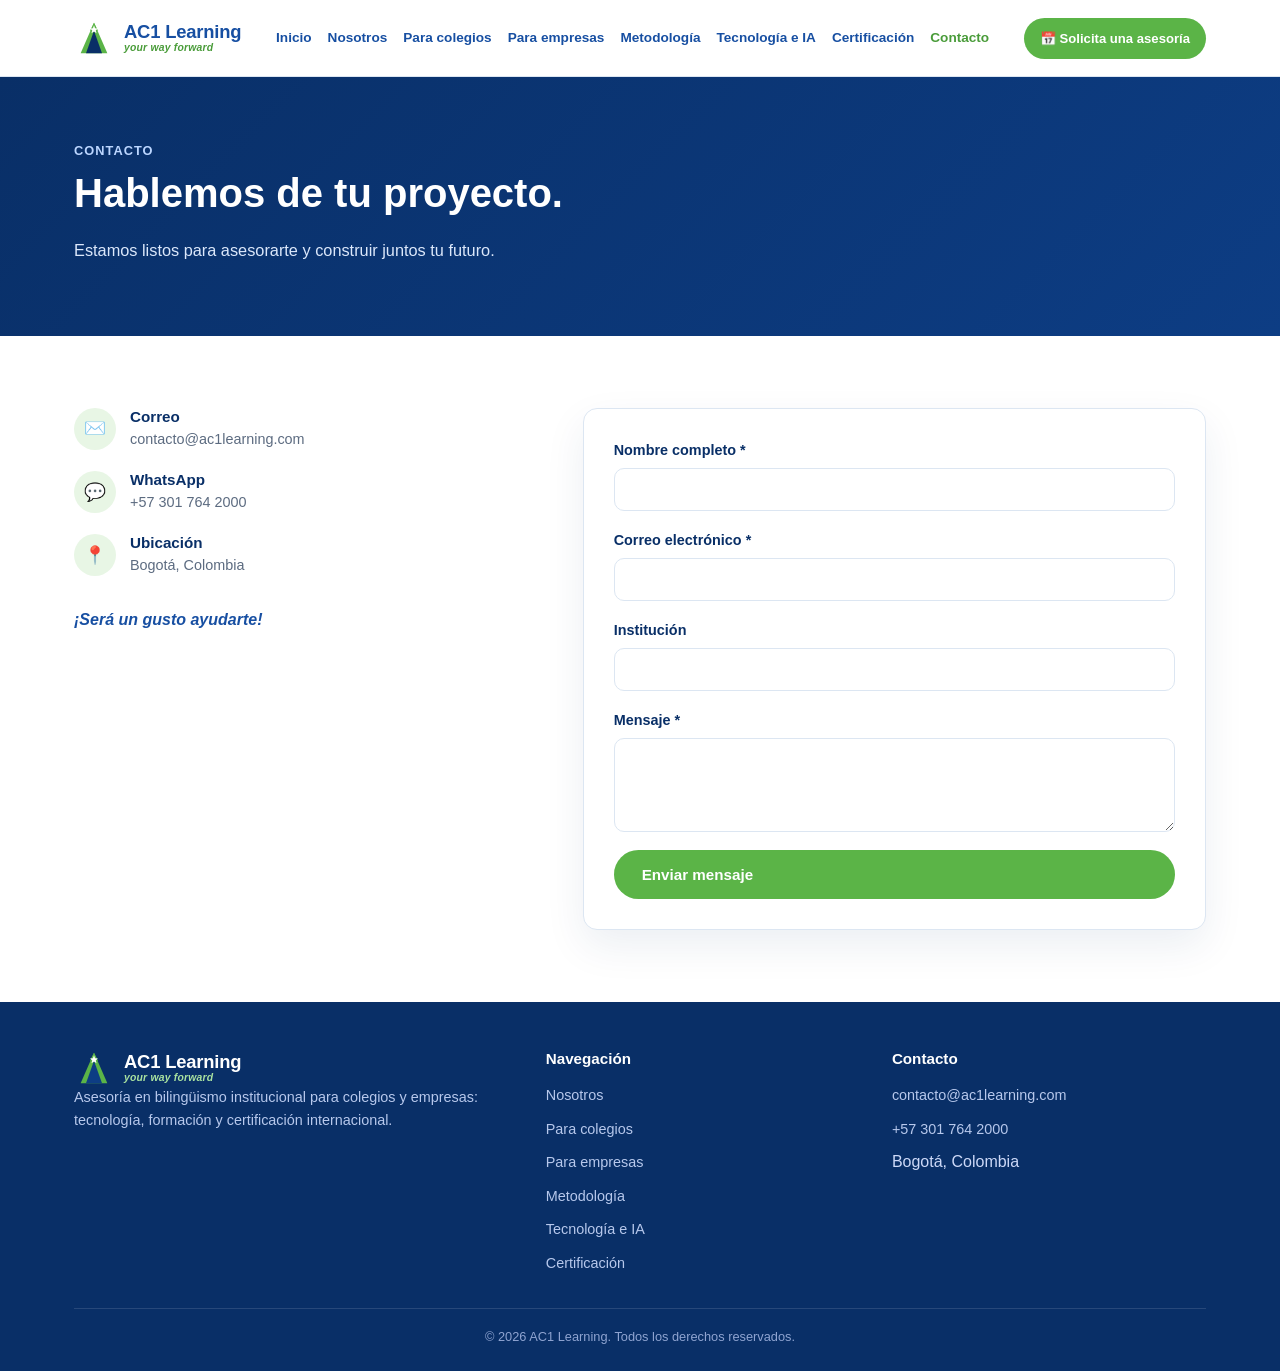
<file: contacto.html>
<!DOCTYPE html>
<html lang="es">
<head>
<meta charset="UTF-8">
<meta name="viewport" content="width=device-width, initial-scale=1.0">
<title>Contacto | AC1 Learning</title>
<meta name="description" content="Hablemos de tu proyecto de bilingüismo institucional. Escríbenos y te contactaremos para agendar una asesoría.">
<link rel="icon" href="data:image/svg+xml,<svg xmlns=%22http://www.w3.org/2000/svg%22 viewBox=%220 0 60 54%22><polygon points=%2230,4 50,50 10,50%22 fill=%22%235bb447%22/><polygon points=%2230,16 42,50 18,50%22 fill=%22%23092F67%22/></svg>">
<link rel="stylesheet" href="style.css">
</head>
<body>

<header class="site-header">
  <div class="container header-inner">
    <a href="index.html" class="brand">
      <svg class="brand-mark" viewBox="0 0 60 54" xmlns="http://www.w3.org/2000/svg">
        <polygon points="30,4 50,50 10,50" fill="#5bb447"/>
        <polygon points="30,16 42,50 18,50" fill="#092F67"/>
        <polygon points="30,4 24,16 36,16" fill="#5bb447"/>
        <polygon points="30,8 31.6,12.2 36,12.6 32.7,15.4 33.7,19.8 30,17.3 26.3,19.8 27.3,15.4 24,12.6 28.4,12.2" fill="#ffffff"/>
      </svg>
      <span class="brand-text">
        <strong>AC1 Learning</strong>
        <small>your way forward</small>
      </span>
    </a>

    <nav class="main-nav" id="main-nav">
      <a href="index.html">Inicio</a>
      <a href="nosotros.html">Nosotros</a>
      <a href="colegios.html">Para colegios</a>
      <a href="empresas.html">Para empresas</a>
      <a href="metodologia.html">Metodología</a>
      <a href="tecnologia.html">Tecnología e IA</a>
      <a href="certificacion.html">Certificación</a>
      <a href="contacto.html" class="active">Contacto</a>
      <a href="contacto.html" class="nav-cta-mobile">Solicita una asesoría</a>
    </nav>

    <div class="header-actions">
      <a href="contacto.html" class="btn-nav-cta">📅 Solicita una asesoría</a>
      <button class="nav-toggle" id="nav-toggle" aria-label="Menú" aria-expanded="false">
        <span></span><span></span><span></span>
      </button>
    </div>
  </div>
</header>

<main>

  <section class="page-hero">
    <div class="container">
      <p class="eyebrow">Contacto</p>
      <h1>Hablemos de tu proyecto.</h1>
      <p class="lead">Estamos listos para asesorarte y construir juntos tu futuro.</p>
    </div>
  </section>

  <section>
    <div class="container contact-grid">
      <div class="contact-info">
        <div class="contact-info-item">
          <span class="icon">✉️</span>
          <div><h4>Correo</h4><p><a href="mailto:contacto@ac1learning.com">contacto@ac1learning.com</a></p></div>
        </div>
        <div class="contact-info-item">
          <span class="icon">💬</span>
          <div><h4>WhatsApp</h4><p><a href="tel:+573017642000">+57 301 764 2000</a></p></div>
        </div>
        <div class="contact-info-item">
          <span class="icon">📍</span>
          <div><h4>Ubicación</h4><p>Bogotá, Colombia</p></div>
        </div>
        <p class="contact-tagline">¡Será un gusto ayudarte!</p>
      </div>

      <form class="contact-form" id="contact-form">
        <label class="full"><span>Nombre completo *</span><input type="text" name="name" required></label>
        <label class="full"><span>Correo electrónico *</span><input type="email" name="email" required></label>
        <label class="full"><span>Institución</span><input type="text" name="org"></label>
        <label class="full"><span>Mensaje *</span><textarea name="message" rows="4" required></textarea></label>
        <button type="submit" class="btn btn-primary">Enviar mensaje</button>
      </form>
    </div>
  </section>

</main>

<footer class="site-footer">
  <div class="container">
    <div class="footer-grid">
      <div class="footer-about">
        <div class="brand">
          <svg class="brand-mark" viewBox="0 0 60 54" xmlns="http://www.w3.org/2000/svg">
            <polygon points="30,4 50,50 10,50" fill="#5bb447"/>
            <polygon points="30,16 42,50 18,50" fill="#0d3d84"/>
            <polygon points="30,4 24,16 36,16" fill="#5bb447"/>
            <polygon points="30,8 31.6,12.2 36,12.6 32.7,15.4 33.7,19.8 30,17.3 26.3,19.8 27.3,15.4 24,12.6 28.4,12.2" fill="#ffffff"/>
          </svg>
          <span class="brand-text">
            <strong>AC1 Learning</strong>
            <small>your way forward</small>
          </span>
        </div>
        <p>Asesoría en bilingüismo institucional para colegios y empresas: tecnología, formación y certificación internacional.</p>
      </div>
      <div class="footer-col">
        <h4>Navegación</h4>
        <ul>
          <li><a href="nosotros.html">Nosotros</a></li>
          <li><a href="colegios.html">Para colegios</a></li>
          <li><a href="empresas.html">Para empresas</a></li>
          <li><a href="metodologia.html">Metodología</a></li>
          <li><a href="tecnologia.html">Tecnología e IA</a></li>
          <li><a href="certificacion.html">Certificación</a></li>
        </ul>
      </div>
      <div class="footer-col">
        <h4>Contacto</h4>
        <ul>
          <li><a href="mailto:contacto@ac1learning.com">contacto@ac1learning.com</a></li>
          <li><a href="tel:+573017642000">+57 301 764 2000</a></li>
          <li>Bogotá, Colombia</li>
        </ul>
      </div>
    </div>
    <div class="footer-bottom">
      &copy; <span data-year></span> AC1 Learning. Todos los derechos reservados.
    </div>
  </div>
</footer>

<script src="script.js"></script>
</body>
</html>
</file>
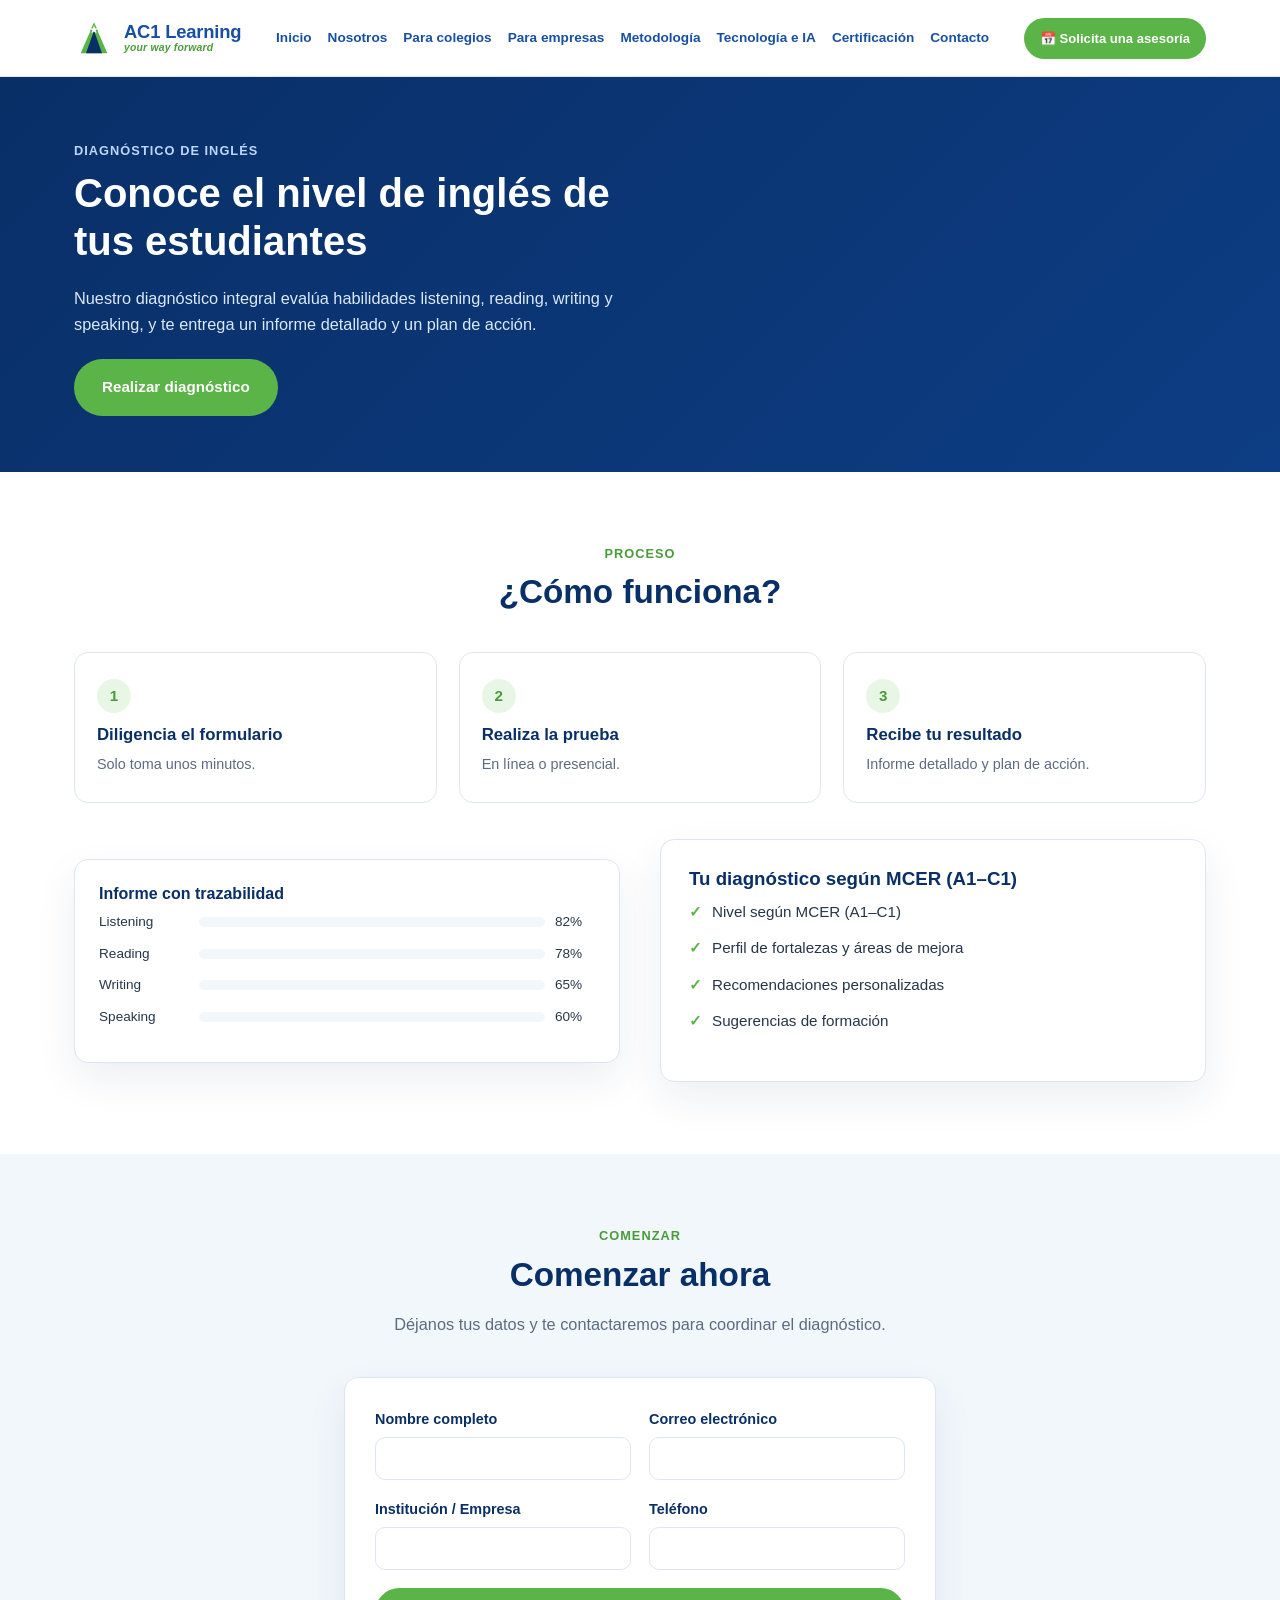
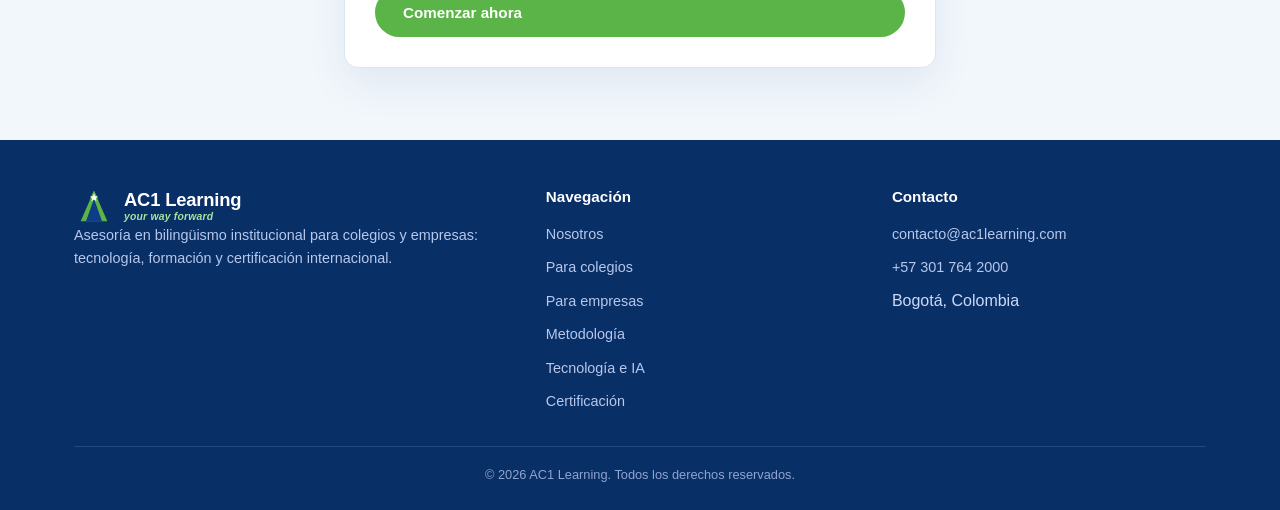
<file: diagnostico.html>
<!DOCTYPE html>
<html lang="es">
<head>
<meta charset="UTF-8">
<meta name="viewport" content="width=device-width, initial-scale=1.0">
<title>Diagnóstico de inglés | AC1 Learning</title>
<meta name="description" content="Conoce el nivel de inglés de tus estudiantes o colaboradores con nuestro diagnóstico integral: listening, reading, writing y speaking.">
<link rel="icon" href="data:image/svg+xml,<svg xmlns=%22http://www.w3.org/2000/svg%22 viewBox=%220 0 60 54%22><polygon points=%2230,4 50,50 10,50%22 fill=%22%235bb447%22/><polygon points=%2230,16 42,50 18,50%22 fill=%22%23092F67%22/></svg>">
<link rel="stylesheet" href="style.css">
</head>
<body>

<header class="site-header">
  <div class="container header-inner">
    <a href="index.html" class="brand">
      <svg class="brand-mark" viewBox="0 0 60 54" xmlns="http://www.w3.org/2000/svg">
        <polygon points="30,4 50,50 10,50" fill="#5bb447"/>
        <polygon points="30,16 42,50 18,50" fill="#092F67"/>
        <polygon points="30,4 24,16 36,16" fill="#5bb447"/>
        <polygon points="30,8 31.6,12.2 36,12.6 32.7,15.4 33.7,19.8 30,17.3 26.3,19.8 27.3,15.4 24,12.6 28.4,12.2" fill="#ffffff"/>
      </svg>
      <span class="brand-text">
        <strong>AC1 Learning</strong>
        <small>your way forward</small>
      </span>
    </a>

    <nav class="main-nav" id="main-nav">
      <a href="index.html">Inicio</a>
      <a href="nosotros.html">Nosotros</a>
      <a href="colegios.html">Para colegios</a>
      <a href="empresas.html">Para empresas</a>
      <a href="metodologia.html">Metodología</a>
      <a href="tecnologia.html">Tecnología e IA</a>
      <a href="certificacion.html">Certificación</a>
      <a href="contacto.html">Contacto</a>
      <a href="contacto.html" class="nav-cta-mobile">Solicita una asesoría</a>
    </nav>

    <div class="header-actions">
      <a href="contacto.html" class="btn-nav-cta">📅 Solicita una asesoría</a>
      <button class="nav-toggle" id="nav-toggle" aria-label="Menú" aria-expanded="false">
        <span></span><span></span><span></span>
      </button>
    </div>
  </div>
</header>

<main>

  <section class="page-hero">
    <div class="container diag-grid" style="align-items:start;">
      <div>
        <p class="eyebrow">Diagnóstico de inglés</p>
        <h1>Conoce el nivel de inglés de tus estudiantes</h1>
        <p class="lead">Nuestro diagnóstico integral evalúa habilidades listening, reading, writing y speaking, y te entrega un informe detallado y un plan de acción.</p>
        <div class="page-hero-actions">
          <a href="#comenzar" class="btn btn-primary">Realizar diagnóstico</a>
        </div>
      </div>
    </div>
  </section>

  <section>
    <div class="container">
      <div class="section-head center">
        <p class="eyebrow">Proceso</p>
        <h2>¿Cómo funciona?</h2>
      </div>
      <div class="steps-row">
        <div class="icon-card">
          <span class="num">1</span>
          <h3>Diligencia el formulario</h3>
          <p>Solo toma unos minutos.</p>
        </div>
        <div class="icon-card">
          <span class="num">2</span>
          <h3>Realiza la prueba</h3>
          <p>En línea o presencial.</p>
        </div>
        <div class="icon-card">
          <span class="num">3</span>
          <h3>Recibe tu resultado</h3>
          <p>Informe detallado y plan de acción.</p>
        </div>
      </div>

      <div class="diag-grid">
        <div class="report-card">
          <h4>Informe con trazabilidad</h4>
          <div class="bar-row"><span>Listening</span><span class="bar-track"><span class="bar-fill" style="width:82%"></span></span><span>82%</span></div>
          <div class="bar-row"><span>Reading</span><span class="bar-track"><span class="bar-fill" style="width:78%"></span></span><span>78%</span></div>
          <div class="bar-row"><span>Writing</span><span class="bar-track"><span class="bar-fill" style="width:65%"></span></span><span>65%</span></div>
          <div class="bar-row"><span>Speaking</span><span class="bar-track"><span class="bar-fill" style="width:60%"></span></span><span>60%</span></div>
        </div>
        <div class="why-card">
          <h3>Tu diagnóstico según MCER (A1–C1)</h3>
          <ul class="checklist">
            <li>Nivel según MCER (A1–C1)</li>
            <li>Perfil de fortalezas y áreas de mejora</li>
            <li>Recomendaciones personalizadas</li>
            <li>Sugerencias de formación</li>
          </ul>
        </div>
      </div>
    </div>
  </section>

  <section class="section-alt" id="comenzar">
    <div class="container" style="max-width:640px;">
      <div class="section-head center">
        <p class="eyebrow">Comenzar</p>
        <h2>Comenzar ahora</h2>
        <p class="section-sub">Déjanos tus datos y te contactaremos para coordinar el diagnóstico.</p>
      </div>
      <form class="contact-form" id="diagnostico-form">
        <div class="form-row">
          <label><span>Nombre completo</span><input type="text" name="name" required></label>
          <label><span>Correo electrónico</span><input type="email" name="email" required></label>
        </div>
        <div class="form-row">
          <label><span>Institución / Empresa</span><input type="text" name="org"></label>
          <label><span>Teléfono</span><input type="tel" name="phone"></label>
        </div>
        <button type="submit" class="btn btn-primary">Comenzar ahora</button>
      </form>
    </div>
  </section>

</main>

<footer class="site-footer">
  <div class="container">
    <div class="footer-grid">
      <div class="footer-about">
        <div class="brand">
          <svg class="brand-mark" viewBox="0 0 60 54" xmlns="http://www.w3.org/2000/svg">
            <polygon points="30,4 50,50 10,50" fill="#5bb447"/>
            <polygon points="30,16 42,50 18,50" fill="#0d3d84"/>
            <polygon points="30,4 24,16 36,16" fill="#5bb447"/>
            <polygon points="30,8 31.6,12.2 36,12.6 32.7,15.4 33.7,19.8 30,17.3 26.3,19.8 27.3,15.4 24,12.6 28.4,12.2" fill="#ffffff"/>
          </svg>
          <span class="brand-text">
            <strong>AC1 Learning</strong>
            <small>your way forward</small>
          </span>
        </div>
        <p>Asesoría en bilingüismo institucional para colegios y empresas: tecnología, formación y certificación internacional.</p>
      </div>
      <div class="footer-col">
        <h4>Navegación</h4>
        <ul>
          <li><a href="nosotros.html">Nosotros</a></li>
          <li><a href="colegios.html">Para colegios</a></li>
          <li><a href="empresas.html">Para empresas</a></li>
          <li><a href="metodologia.html">Metodología</a></li>
          <li><a href="tecnologia.html">Tecnología e IA</a></li>
          <li><a href="certificacion.html">Certificación</a></li>
        </ul>
      </div>
      <div class="footer-col">
        <h4>Contacto</h4>
        <ul>
          <li><a href="mailto:contacto@ac1learning.com">contacto@ac1learning.com</a></li>
          <li><a href="tel:+573017642000">+57 301 764 2000</a></li>
          <li>Bogotá, Colombia</li>
        </ul>
      </div>
    </div>
    <div class="footer-bottom">
      &copy; <span data-year></span> AC1 Learning. Todos los derechos reservados.
    </div>
  </div>
</footer>

<script src="script.js"></script>
</body>
</html>
</file>
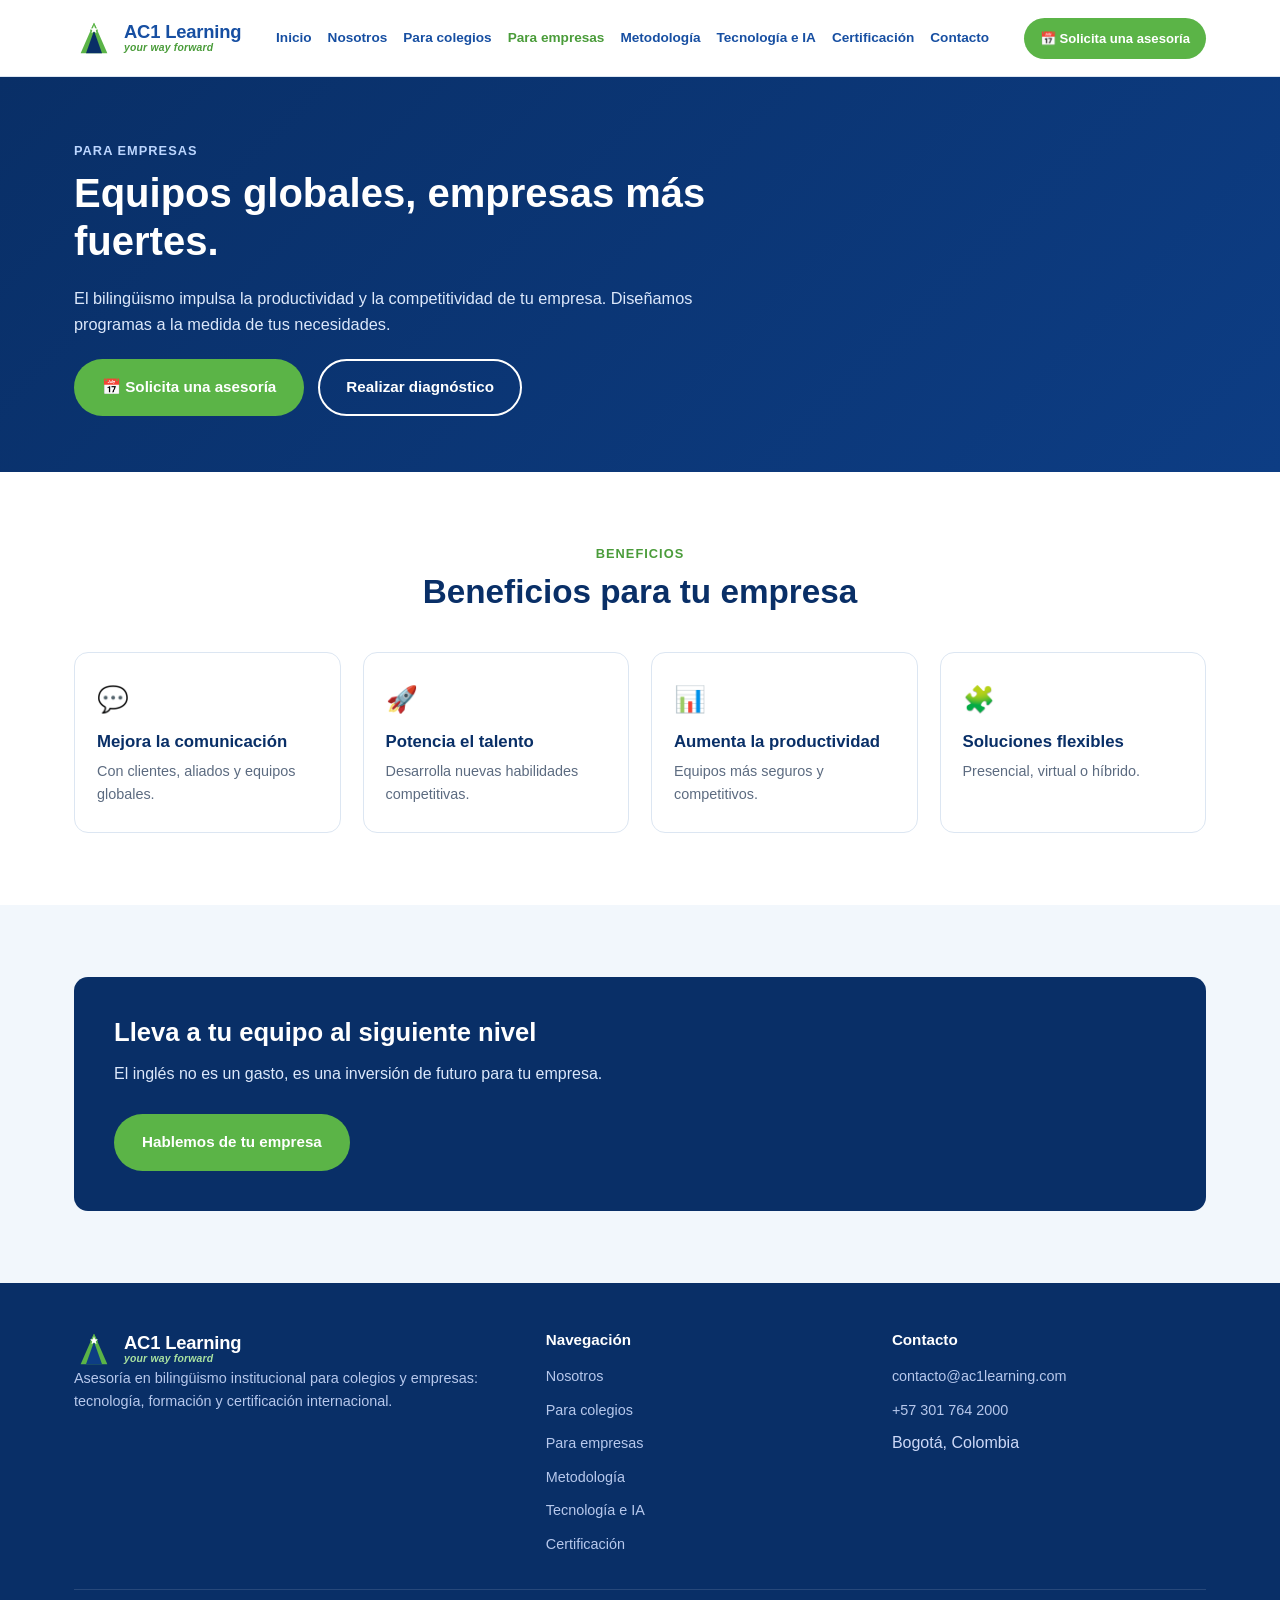
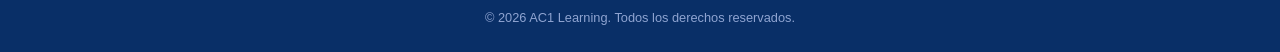
<file: empresas.html>
<!DOCTYPE html>
<html lang="es">
<head>
<meta charset="UTF-8">
<meta name="viewport" content="width=device-width, initial-scale=1.0">
<title>Para empresas | AC1 Learning</title>
<meta name="description" content="Programas de inglés corporativo para empresas: mejora la comunicación, potencia el talento y aumenta la productividad de tus equipos.">
<link rel="icon" href="data:image/svg+xml,<svg xmlns=%22http://www.w3.org/2000/svg%22 viewBox=%220 0 60 54%22><polygon points=%2230,4 50,50 10,50%22 fill=%22%235bb447%22/><polygon points=%2230,16 42,50 18,50%22 fill=%22%23092F67%22/></svg>">
<link rel="stylesheet" href="style.css">
</head>
<body>

<header class="site-header">
  <div class="container header-inner">
    <a href="index.html" class="brand">
      <svg class="brand-mark" viewBox="0 0 60 54" xmlns="http://www.w3.org/2000/svg">
        <polygon points="30,4 50,50 10,50" fill="#5bb447"/>
        <polygon points="30,16 42,50 18,50" fill="#092F67"/>
        <polygon points="30,4 24,16 36,16" fill="#5bb447"/>
        <polygon points="30,8 31.6,12.2 36,12.6 32.7,15.4 33.7,19.8 30,17.3 26.3,19.8 27.3,15.4 24,12.6 28.4,12.2" fill="#ffffff"/>
      </svg>
      <span class="brand-text">
        <strong>AC1 Learning</strong>
        <small>your way forward</small>
      </span>
    </a>

    <nav class="main-nav" id="main-nav">
      <a href="index.html">Inicio</a>
      <a href="nosotros.html">Nosotros</a>
      <a href="colegios.html">Para colegios</a>
      <a href="empresas.html" class="active">Para empresas</a>
      <a href="metodologia.html">Metodología</a>
      <a href="tecnologia.html">Tecnología e IA</a>
      <a href="certificacion.html">Certificación</a>
      <a href="contacto.html">Contacto</a>
      <a href="contacto.html" class="nav-cta-mobile">Solicita una asesoría</a>
    </nav>

    <div class="header-actions">
      <a href="contacto.html" class="btn-nav-cta">📅 Solicita una asesoría</a>
      <button class="nav-toggle" id="nav-toggle" aria-label="Menú" aria-expanded="false">
        <span></span><span></span><span></span>
      </button>
    </div>
  </div>
</header>

<main>

  <section class="page-hero">
    <div class="container">
      <p class="eyebrow">Para empresas</p>
      <h1>Equipos globales, empresas más fuertes.</h1>
      <p class="lead">El bilingüismo impulsa la productividad y la competitividad de tu empresa. Diseñamos programas a la medida de tus necesidades.</p>
      <div class="page-hero-actions">
        <a href="contacto.html" class="btn btn-primary">📅 Solicita una asesoría</a>
        <a href="diagnostico.html" class="btn btn-outline">Realizar diagnóstico</a>
      </div>
    </div>
  </section>

  <section>
    <div class="container">
      <div class="section-head center">
        <p class="eyebrow">Beneficios</p>
        <h2>Beneficios para tu empresa</h2>
      </div>
      <div class="icon-cards">
        <div class="icon-card">
          <span class="icon">💬</span>
          <h3>Mejora la comunicación</h3>
          <p>Con clientes, aliados y equipos globales.</p>
        </div>
        <div class="icon-card">
          <span class="icon">🚀</span>
          <h3>Potencia el talento</h3>
          <p>Desarrolla nuevas habilidades competitivas.</p>
        </div>
        <div class="icon-card">
          <span class="icon">📊</span>
          <h3>Aumenta la productividad</h3>
          <p>Equipos más seguros y competitivos.</p>
        </div>
        <div class="icon-card">
          <span class="icon">🧩</span>
          <h3>Soluciones flexibles</h3>
          <p>Presencial, virtual o híbrido.</p>
        </div>
      </div>
    </div>
  </section>

  <section class="section-alt">
    <div class="container">
      <div class="banner">
        <div class="banner-content">
          <h3>Lleva a tu equipo al siguiente nivel</h3>
          <p>El inglés no es un gasto, es una inversión de futuro para tu empresa.</p>
          <a href="contacto.html" class="btn btn-primary" style="margin-top:12px;">Hablemos de tu empresa</a>
        </div>
      </div>
    </div>
  </section>

</main>

<footer class="site-footer">
  <div class="container">
    <div class="footer-grid">
      <div class="footer-about">
        <div class="brand">
          <svg class="brand-mark" viewBox="0 0 60 54" xmlns="http://www.w3.org/2000/svg">
            <polygon points="30,4 50,50 10,50" fill="#5bb447"/>
            <polygon points="30,16 42,50 18,50" fill="#0d3d84"/>
            <polygon points="30,4 24,16 36,16" fill="#5bb447"/>
            <polygon points="30,8 31.6,12.2 36,12.6 32.7,15.4 33.7,19.8 30,17.3 26.3,19.8 27.3,15.4 24,12.6 28.4,12.2" fill="#ffffff"/>
          </svg>
          <span class="brand-text">
            <strong>AC1 Learning</strong>
            <small>your way forward</small>
          </span>
        </div>
        <p>Asesoría en bilingüismo institucional para colegios y empresas: tecnología, formación y certificación internacional.</p>
      </div>
      <div class="footer-col">
        <h4>Navegación</h4>
        <ul>
          <li><a href="nosotros.html">Nosotros</a></li>
          <li><a href="colegios.html">Para colegios</a></li>
          <li><a href="empresas.html">Para empresas</a></li>
          <li><a href="metodologia.html">Metodología</a></li>
          <li><a href="tecnologia.html">Tecnología e IA</a></li>
          <li><a href="certificacion.html">Certificación</a></li>
        </ul>
      </div>
      <div class="footer-col">
        <h4>Contacto</h4>
        <ul>
          <li><a href="mailto:contacto@ac1learning.com">contacto@ac1learning.com</a></li>
          <li><a href="tel:+573017642000">+57 301 764 2000</a></li>
          <li>Bogotá, Colombia</li>
        </ul>
      </div>
    </div>
    <div class="footer-bottom">
      &copy; <span data-year></span> AC1 Learning. Todos los derechos reservados.
    </div>
  </div>
</footer>

<script src="script.js"></script>
</body>
</html>
</file>
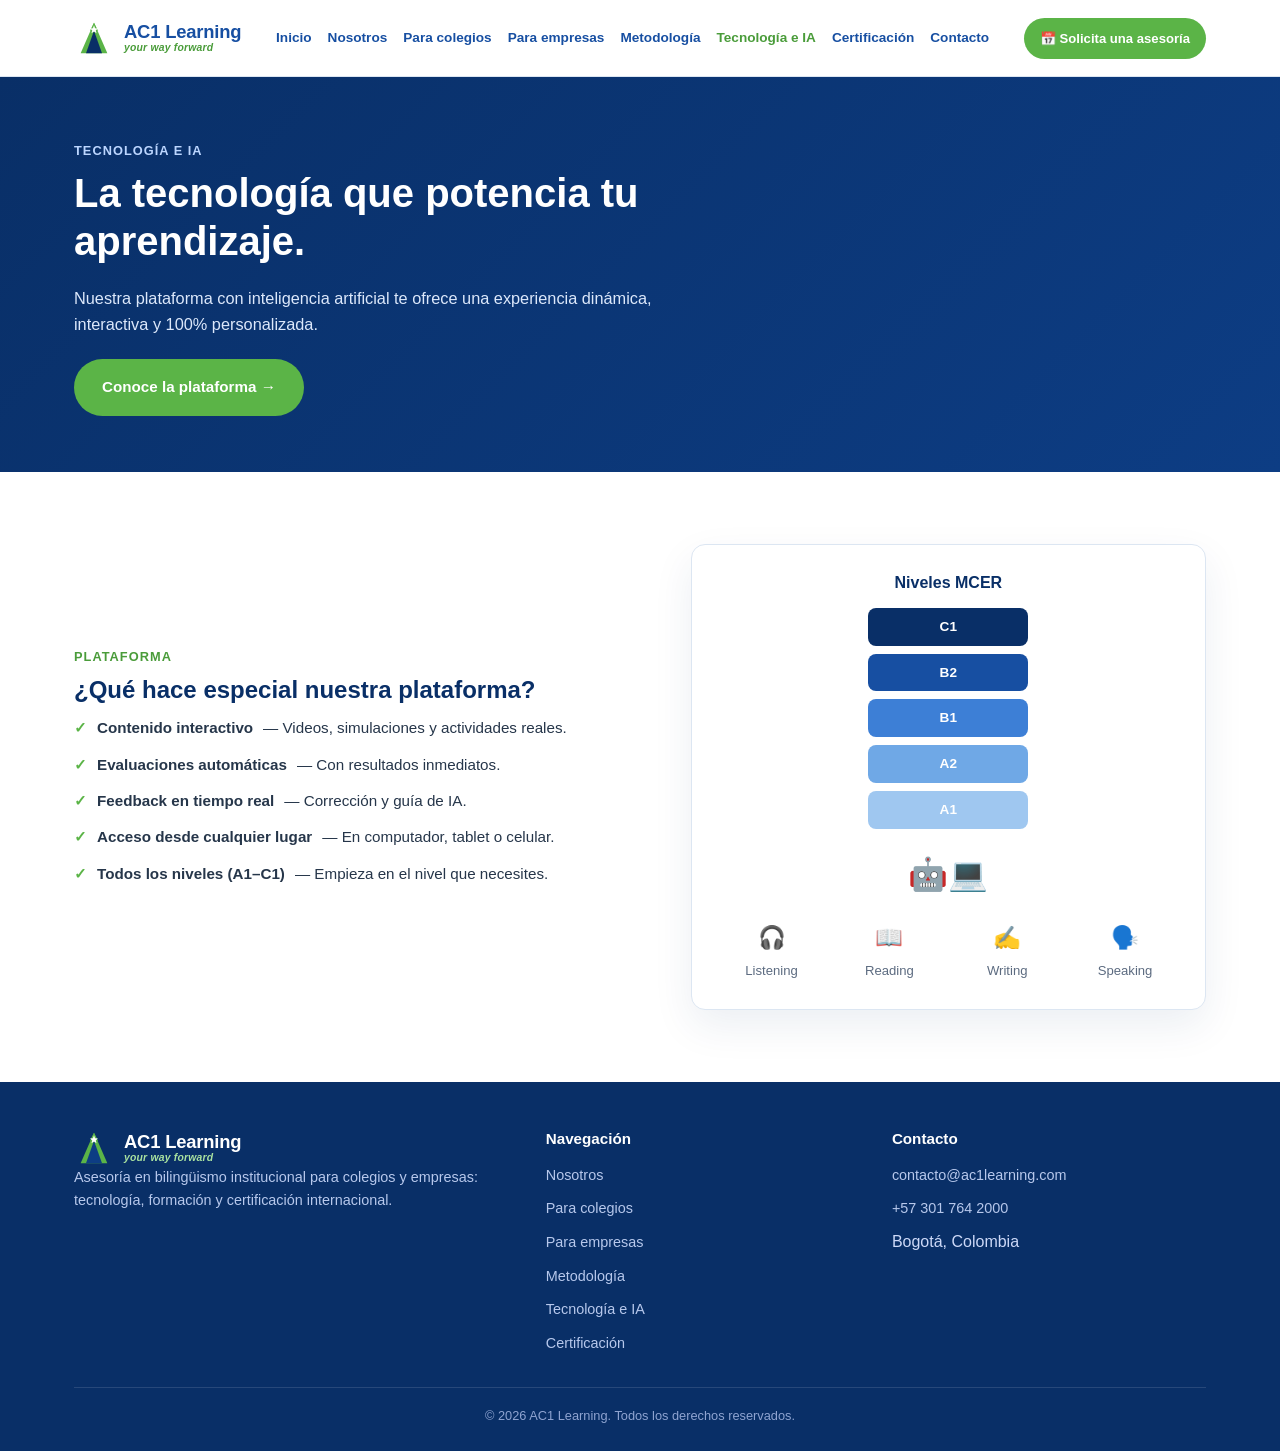
<file: tecnologia.html>
<!DOCTYPE html>
<html lang="es">
<head>
<meta charset="UTF-8">
<meta name="viewport" content="width=device-width, initial-scale=1.0">
<title>Tecnología e IA | AC1 Learning</title>
<meta name="description" content="Nuestra plataforma con inteligencia artificial ofrece una experiencia de aprendizaje dinámica, interactiva y 100% personalizada.">
<link rel="icon" href="data:image/svg+xml,<svg xmlns=%22http://www.w3.org/2000/svg%22 viewBox=%220 0 60 54%22><polygon points=%2230,4 50,50 10,50%22 fill=%22%235bb447%22/><polygon points=%2230,16 42,50 18,50%22 fill=%22%23092F67%22/></svg>">
<link rel="stylesheet" href="style.css">
</head>
<body>

<header class="site-header">
  <div class="container header-inner">
    <a href="index.html" class="brand">
      <svg class="brand-mark" viewBox="0 0 60 54" xmlns="http://www.w3.org/2000/svg">
        <polygon points="30,4 50,50 10,50" fill="#5bb447"/>
        <polygon points="30,16 42,50 18,50" fill="#092F67"/>
        <polygon points="30,4 24,16 36,16" fill="#5bb447"/>
        <polygon points="30,8 31.6,12.2 36,12.6 32.7,15.4 33.7,19.8 30,17.3 26.3,19.8 27.3,15.4 24,12.6 28.4,12.2" fill="#ffffff"/>
      </svg>
      <span class="brand-text">
        <strong>AC1 Learning</strong>
        <small>your way forward</small>
      </span>
    </a>

    <nav class="main-nav" id="main-nav">
      <a href="index.html">Inicio</a>
      <a href="nosotros.html">Nosotros</a>
      <a href="colegios.html">Para colegios</a>
      <a href="empresas.html">Para empresas</a>
      <a href="metodologia.html">Metodología</a>
      <a href="tecnologia.html" class="active">Tecnología e IA</a>
      <a href="certificacion.html">Certificación</a>
      <a href="contacto.html">Contacto</a>
      <a href="contacto.html" class="nav-cta-mobile">Solicita una asesoría</a>
    </nav>

    <div class="header-actions">
      <a href="contacto.html" class="btn-nav-cta">📅 Solicita una asesoría</a>
      <button class="nav-toggle" id="nav-toggle" aria-label="Menú" aria-expanded="false">
        <span></span><span></span><span></span>
      </button>
    </div>
  </div>
</header>

<main>

  <section class="page-hero">
    <div class="container">
      <p class="eyebrow">Tecnología e IA</p>
      <h1>La tecnología que potencia tu aprendizaje.</h1>
      <p class="lead">Nuestra plataforma con inteligencia artificial te ofrece una experiencia dinámica, interactiva y 100% personalizada.</p>
      <div class="page-hero-actions">
        <a href="contacto.html" class="btn btn-primary">Conoce la plataforma →</a>
      </div>
    </div>
  </section>

  <section>
    <div class="container tech-grid">
      <div>
        <p class="eyebrow">Plataforma</p>
        <h2>¿Qué hace especial nuestra plataforma?</h2>
        <ul class="checklist">
          <li><strong>Contenido interactivo</strong> — Videos, simulaciones y actividades reales.</li>
          <li><strong>Evaluaciones automáticas</strong> — Con resultados inmediatos.</li>
          <li><strong>Feedback en tiempo real</strong> — Corrección y guía de IA.</li>
          <li><strong>Acceso desde cualquier lugar</strong> — En computador, tablet o celular.</li>
          <li><strong>Todos los niveles (A1–C1)</strong> — Empieza en el nivel que necesites.</li>
        </ul>
      </div>
      <div>
        <div class="why-card" style="text-align:center;">
          <h4 style="margin-bottom:16px;">Niveles MCER</h4>
          <div class="mcer-ladder">
            <span class="level a1">A1</span>
            <span class="level a2">A2</span>
            <span class="level b1">B1</span>
            <span class="level b2">B2</span>
            <span class="level c1">C1</span>
          </div>
          <div style="font-size:2rem;">🤖💻</div>
          <div class="skills-row">
            <div class="skill"><span class="icon">🎧</span>Listening</div>
            <div class="skill"><span class="icon">📖</span>Reading</div>
            <div class="skill"><span class="icon">✍️</span>Writing</div>
            <div class="skill"><span class="icon">🗣️</span>Speaking</div>
          </div>
        </div>
      </div>
    </div>
  </section>

</main>

<footer class="site-footer">
  <div class="container">
    <div class="footer-grid">
      <div class="footer-about">
        <div class="brand">
          <svg class="brand-mark" viewBox="0 0 60 54" xmlns="http://www.w3.org/2000/svg">
            <polygon points="30,4 50,50 10,50" fill="#5bb447"/>
            <polygon points="30,16 42,50 18,50" fill="#0d3d84"/>
            <polygon points="30,4 24,16 36,16" fill="#5bb447"/>
            <polygon points="30,8 31.6,12.2 36,12.6 32.7,15.4 33.7,19.8 30,17.3 26.3,19.8 27.3,15.4 24,12.6 28.4,12.2" fill="#ffffff"/>
          </svg>
          <span class="brand-text">
            <strong>AC1 Learning</strong>
            <small>your way forward</small>
          </span>
        </div>
        <p>Asesoría en bilingüismo institucional para colegios y empresas: tecnología, formación y certificación internacional.</p>
      </div>
      <div class="footer-col">
        <h4>Navegación</h4>
        <ul>
          <li><a href="nosotros.html">Nosotros</a></li>
          <li><a href="colegios.html">Para colegios</a></li>
          <li><a href="empresas.html">Para empresas</a></li>
          <li><a href="metodologia.html">Metodología</a></li>
          <li><a href="tecnologia.html">Tecnología e IA</a></li>
          <li><a href="certificacion.html">Certificación</a></li>
        </ul>
      </div>
      <div class="footer-col">
        <h4>Contacto</h4>
        <ul>
          <li><a href="mailto:contacto@ac1learning.com">contacto@ac1learning.com</a></li>
          <li><a href="tel:+573017642000">+57 301 764 2000</a></li>
          <li>Bogotá, Colombia</li>
        </ul>
      </div>
    </div>
    <div class="footer-bottom">
      &copy; <span data-year></span> AC1 Learning. Todos los derechos reservados.
    </div>
  </div>
</footer>

<script src="script.js"></script>
</body>
</html>
</file>
<file: style.css>
:root {
  --blue: #174fa2;
  --blue-dark: #123f84;
  --green: #5bb447;
  --green-dark: #4a9c3a;
  --white: #ffffff;
  --navy: #092F67;
  --green-bg: #E8F6E5;
  --blue-bg: #F2F7FC;
  --border: #dce6f2;
  --text: #26364A;
  --muted: #5c6b80;
  --radius: 14px;
  --max: 1180px;
  font-size: 16px;
}

* { box-sizing: border-box; }
html, body { margin: 0; padding: 0; }
body {
  font-family: "Segoe UI", -apple-system, BlinkMacSystemFont, Arial, sans-serif;
  color: var(--text);
  background: var(--white);
  line-height: 1.6;
}

.container {
  width: 100%;
  max-width: var(--max);
  margin: 0 auto;
  padding: 0 24px;
}

h1, h2, h3, h4 { line-height: 1.2; margin: 0 0 .5em; color: var(--navy); }
p { margin: 0 0 1em; color: var(--muted); }
a { color: inherit; text-decoration: none; }
img { display: block; max-width: 100%; }

.eyebrow {
  color: var(--green-dark);
  font-weight: 700;
  letter-spacing: .08em;
  text-transform: uppercase;
  font-size: .8rem;
  margin: 0 0 .6em;
}

/* ---------- Brand / logo ---------- */
.brand { display: flex; align-items: center; gap: 10px; }
.brand-mark { width: 40px; height: 36px; flex-shrink: 0; }
.brand-logo { height: 52px; width: auto; display: block; }
.brand-text { display: flex; flex-direction: column; line-height: 1.1; }
.brand-text strong { font-size: 1.15rem; font-weight: 800; color: var(--blue); letter-spacing: -.01em; }
.brand-text small { font-size: .65rem; font-weight: 600; color: var(--green-dark); font-style: italic; letter-spacing: .02em; }
footer .brand-text strong { color: var(--white); }
footer .brand-text small { color: #a9e2a0; }

/* ---------- Header ---------- */
.site-header {
  position: sticky;
  top: 0;
  z-index: 50;
  background: rgba(255,255,255,.96);
  backdrop-filter: blur(6px);
  border-bottom: 1px solid var(--border);
}
.header-inner {
  display: flex;
  align-items: center;
  justify-content: space-between;
  height: 76px;
  gap: 20px;
}
.main-nav { display: flex; align-items: center; gap: 16px; }
.main-nav a { font-weight: 600; color: var(--blue); font-size: .85rem; white-space: nowrap; }
.main-nav a:hover, .main-nav a.active { color: var(--green-dark); }
.nav-cta-mobile { display: none; }

.header-actions { display: flex; align-items: center; gap: 14px; flex-shrink: 0; }
.btn-nav-cta {
  background: var(--green);
  color: #fff;
  padding: 10px 16px;
  border-radius: 999px;
  font-weight: 700;
  font-size: .82rem;
  display: inline-flex;
  align-items: center;
  gap: 6px;
  white-space: nowrap;
}
.btn-nav-cta:hover { background: var(--green-dark); color: #fff; }

.nav-toggle {
  display: none;
  flex-direction: column;
  gap: 4px;
  background: none;
  border: none;
  cursor: pointer;
  padding: 8px;
  flex-shrink: 0;
}
.nav-toggle span { width: 22px; height: 2px; background: var(--navy); display: block; }

/* ---------- Buttons ---------- */
.btn {
  display: inline-flex;
  align-items: center;
  gap: 8px;
  padding: 14px 26px;
  border-radius: 999px;
  font-weight: 700;
  font-size: .95rem;
  border: 2px solid transparent;
  cursor: pointer;
}
.btn-primary { background: var(--green); color: #fff; }
.btn-primary:hover { background: var(--green-dark); }
.btn-secondary { background: var(--blue); color: #fff; }
.btn-secondary:hover { background: var(--blue-dark); }
.btn-outline { border-color: #fff; color: #fff; background: transparent; }
.btn-outline:hover { background: rgba(255,255,255,.15); }
.btn-outline-blue { border-color: var(--blue); color: var(--blue); background: transparent; }
.btn-outline-blue:hover { background: var(--blue); color: #fff; }

/* ---------- Hero (photo, home) ---------- */
.hero {
  position: relative;
  background: var(--navy);
  color: #fff;
  padding: 64px 0 72px;
  overflow: hidden;
}
.hero-inner { display: grid; grid-template-columns: 1.15fr .85fr; gap: 40px; align-items: center; position: relative; z-index: 3; }
.hero .eyebrow { color: #bcd6ff; }
.hero h1 { color: #fff; font-size: clamp(2rem, 3.6vw, 2.7rem); }
.hero h1 .accent { color: var(--green); }
.hero .lead { color: #dce8fb; font-size: 1.05rem; max-width: 520px; }
.hero-actions { display: flex; gap: 14px; flex-wrap: wrap; margin-top: 24px; }
.hero-tagline {
  position: absolute;
  right: 24px;
  top: 30px;
  color: #fff;
  font-family: Georgia, serif;
  font-style: italic;
  font-size: 1.1rem;
  text-align: right;
  line-height: 1.4;
  opacity: .9;
  z-index: 3;
}
.hero-photo {
  position: absolute;
  inset: 0;
  background-size: cover;
  background-position: left center;
  z-index: 1;
}
.hero-photo::after {
  content: "";
  position: absolute;
  inset: 0;
  background: linear-gradient(100deg, rgba(9,47,103,.55) 0%, rgba(9,47,103,.25) 40%, rgba(9,47,103,0) 65%);
}

/* ---------- Page hero (secondary pages, navy, no photo) ---------- */
.page-hero {
  background: linear-gradient(135deg, var(--navy), #0d3d84);
  color: #fff;
  padding: 64px 0 56px;
  text-align: left;
}
.page-hero .eyebrow { color: #bcd6ff; }
.page-hero h1 { color: #fff; font-size: clamp(1.9rem, 3.2vw, 2.5rem); max-width: 720px; }
.page-hero .lead { color: #dce8fb; max-width: 620px; font-size: 1.02rem; }
.page-hero-actions { margin-top: 22px; display: flex; gap: 14px; flex-wrap: wrap; }

/* ---------- Feature strip ---------- */
.feature-strip { background: var(--blue-bg); padding: 40px 0; }
.feature-grid { display: grid; grid-template-columns: repeat(4, 1fr); gap: 24px; }
.feature-item { display: flex; flex-direction: column; gap: 6px; }
.feature-icon { font-size: 1.6rem; }
.feature-item h4 { font-size: 1rem; margin: 0; color: var(--navy); }
.feature-item p { font-size: .88rem; margin: 0; }

/* ---------- Sections generic ---------- */
section { padding: 72px 0; }
.section-alt { background: var(--blue-bg); }
.section-head { max-width: 680px; margin-bottom: 40px; }
.section-head.center { margin-left: auto; margin-right: auto; text-align: center; }
.section-head h2 { font-size: clamp(1.6rem, 2.6vw, 2.1rem); }
.section-sub { font-size: 1.02rem; }

/* ---------- Mission / two-col with image ---------- */
.mission-grid { display: grid; grid-template-columns: 1fr 1fr; gap: 44px; align-items: center; }
.mission-copy .btn-link { color: var(--blue); font-weight: 700; }
.mission-photo { position: relative; border-radius: var(--radius); overflow: hidden; }
.mission-photo img { width: 100%; }
.mission-photo figcaption {
  position: absolute;
  bottom: 16px;
  left: 16px;
  background: rgba(9,47,103,.85);
  color: #fff;
  padding: 8px 14px;
  border-radius: 8px;
  font-size: .85rem;
  font-style: italic;
}
.why-card {
  background: #fff;
  border: 1px solid var(--border);
  border-radius: var(--radius);
  padding: 28px;
  box-shadow: 0 16px 40px rgba(9,47,103,.08);
}
.why-card h3 { margin-top: 0; }
.checklist { list-style: none; margin: 0 0 20px; padding: 0; display: grid; gap: 12px; }
.checklist li { display: flex; gap: 10px; font-size: .95rem; color: var(--text); }
.checklist li::before { content: "\2713"; color: var(--green); font-weight: 800; flex-shrink: 0; }

/* ---------- Values row ---------- */
.values-row { display: grid; grid-template-columns: repeat(4, 1fr); gap: 20px; margin: 32px 0 48px; }
.value-item { text-align: center; padding: 20px 12px; }
.value-icon { font-size: 1.7rem; margin-bottom: 8px; }
.value-item h4 { font-size: .95rem; margin: 0; }

/* ---------- Icon cards grid (colegios / empresas / metodologia) ---------- */
.icon-cards { display: grid; grid-template-columns: repeat(4, 1fr); gap: 22px; }
.icon-card {
  background: #fff;
  border: 1px solid var(--border);
  border-radius: var(--radius);
  padding: 26px 22px;
  transition: box-shadow .2s, transform .2s;
}
.icon-card:hover { box-shadow: 0 14px 34px rgba(23,79,162,.12); transform: translateY(-2px); }
.icon-card .num {
  display: inline-flex; align-items: center; justify-content: center;
  width: 34px; height: 34px; border-radius: 50%;
  background: var(--green-bg); color: var(--green-dark); font-weight: 800; font-size: .95rem;
  margin-bottom: 12px;
}
.icon-card .icon { font-size: 1.6rem; margin-bottom: 12px; display: block; }
.icon-card h3 { font-size: 1.05rem; }
.icon-card p { font-size: .9rem; margin: 0; }

/* ---------- Bottom banner (photo + CTA) ---------- */
.banner {
  position: relative;
  border-radius: var(--radius);
  overflow: hidden;
  min-height: 220px;
  display: flex;
  align-items: center;
  padding: 40px;
  color: #fff;
  background: linear-gradient(120deg, rgba(9,47,103,.92), rgba(9,47,103,.55)), var(--navy);
}
.banner-content { max-width: 520px; }
.banner h3 { color: #fff; font-size: 1.6rem; }
.banner p { color: #dce8fb; }

/* ---------- Diagnostic / report card ---------- */
.diag-grid { display: grid; grid-template-columns: 1fr 1fr; gap: 40px; align-items: center; }
.steps-row { display: grid; grid-template-columns: repeat(3, 1fr); gap: 22px; margin: 36px 0; }
.report-card {
  background: #fff;
  border: 1px solid var(--border);
  border-radius: var(--radius);
  padding: 24px;
  box-shadow: 0 16px 40px rgba(9,47,103,.08);
}
.report-card h4 { margin-top: 0; }
.bar-row { display: grid; grid-template-columns: 90px 1fr 40px; align-items: center; gap: 10px; margin-bottom: 10px; font-size: .85rem; }
.bar-track { background: var(--blue-bg); border-radius: 999px; height: 10px; overflow: hidden; }
.bar-fill { height: 100%; background: var(--green); border-radius: 999px; }

/* ---------- Methodology steps with image ---------- */
.method-grid { display: grid; grid-template-columns: 1.1fr .9fr; gap: 44px; align-items: center; }
.method-steps { display: grid; gap: 20px; }
.method-step { display: flex; gap: 16px; }
.method-step .num {
  flex-shrink: 0;
  width: 38px; height: 38px; border-radius: 50%;
  background: var(--blue); color: #fff; font-weight: 800;
  display: flex; align-items: center; justify-content: center;
}
.method-photo { position: relative; border-radius: var(--radius); overflow: hidden; }
.method-photo img { width: 100%; }
.method-photo .caption {
  position: absolute; bottom: 16px; left: 16px; right: 16px;
  background: rgba(9,47,103,.85); color: #fff; padding: 10px 14px; border-radius: 8px;
  font-size: .9rem; display: flex; align-items: center; justify-content: space-between; gap: 10px;
}
/* ---------- Tech / MCER ladder ---------- */
.tech-grid { display: grid; grid-template-columns: 1fr .9fr; gap: 44px; align-items: center; }
.mcer-ladder { display: flex; flex-direction: column-reverse; gap: 8px; max-width: 160px; margin: 0 auto 20px; }
.mcer-ladder .level {
  padding: 8px 0; text-align: center; border-radius: 8px; font-weight: 800; color: #fff; font-size: .85rem;
}
.mcer-ladder .level.a1 { background: #9fc7f0; }
.mcer-ladder .level.a2 { background: #6fa8e6; }
.mcer-ladder .level.b1 { background: #3d7fd6; }
.mcer-ladder .level.b2 { background: var(--blue); }
.mcer-ladder .level.c1 { background: var(--navy); }
.skills-row { display: grid; grid-template-columns: repeat(4, 1fr); gap: 14px; text-align: center; margin-top: 20px; }
.skills-row .skill { font-size: .82rem; color: var(--muted); }
.skills-row .skill .icon { font-size: 1.4rem; display: block; margin-bottom: 4px; }

/* ---------- Certification cards ---------- */
.cert-list { display: grid; grid-template-columns: repeat(3, 1fr); gap: 22px; margin-bottom: 36px; }
.cert-card {
  background: #fff; border: 1px solid var(--border); border-radius: var(--radius);
  padding: 24px; text-align: center;
}
.cert-card .cert-badge {
  width: 56px; height: 56px; border-radius: 50%; background: var(--green-bg);
  display: flex; align-items: center; justify-content: center; margin: 0 auto 14px; font-size: 1.5rem;
}
.cert-card h3 { font-size: 1.05rem; }
.cert-card p { font-size: .88rem; margin: 0; }
.cert-benefits { display: flex; justify-content: center; gap: 34px; flex-wrap: wrap; }
.cert-benefits div { text-align: center; font-size: .9rem; font-weight: 700; color: var(--navy); max-width: 160px; }
.cert-benefits .icon { font-size: 1.4rem; display: block; margin-bottom: 6px; }

/* ---------- Contact ---------- */
.contact-grid { display: grid; grid-template-columns: .85fr 1.15fr; gap: 48px; }
.contact-info { display: grid; gap: 20px; align-content: start; }
.contact-info-item { display: flex; gap: 14px; align-items: flex-start; }
.contact-info-item .icon {
  width: 42px; height: 42px; border-radius: 50%; background: var(--green-bg);
  display: flex; align-items: center; justify-content: center; font-size: 1.1rem; flex-shrink: 0;
}
.contact-info-item h4 { margin: 0 0 2px; font-size: .95rem; }
.contact-info-item p { margin: 0; font-size: .9rem; }
.contact-tagline { font-style: italic; color: var(--blue); font-weight: 700; margin-top: 10px; }

.contact-form { display: grid; gap: 18px; background: #fff; border: 1px solid var(--border); border-radius: var(--radius); padding: 30px; box-shadow: 0 16px 40px rgba(9,47,103,.08); }
.form-row { display: grid; grid-template-columns: 1fr 1fr; gap: 18px; }
label { display: flex; flex-direction: column; gap: 6px; font-size: .9rem; font-weight: 600; color: var(--navy); }
label.full { width: 100%; }
input, textarea, select {
  border: 1px solid var(--border);
  border-radius: 10px;
  padding: 12px 14px;
  font-size: .95rem;
  font-family: inherit;
  resize: vertical;
}
input:focus, textarea:focus, select:focus { outline: 2px solid var(--blue); }
.form-note { font-size: .8rem; color: var(--muted); margin: 0; }

/* ---------- Footer ---------- */
.site-footer { background: var(--navy); color: #cdd9f8; padding: 48px 0 24px; }
.footer-grid { display: grid; grid-template-columns: 1.4fr 1fr 1fr; gap: 32px; margin-bottom: 32px; }
.footer-about p { color: #b7c8ec; font-size: .9rem; }
.footer-col h4 { color: #fff; font-size: .95rem; margin-bottom: 14px; }
.footer-col ul { list-style: none; margin: 0; padding: 0; display: grid; gap: 8px; }
.footer-col a { color: #b7c8ec; font-size: .9rem; }
.footer-col a:hover { color: #fff; }
.footer-bottom { border-top: 1px solid rgba(255,255,255,.12); padding-top: 18px; text-align: center; font-size: .8rem; color: #8fa4d1; }

/* ---------- Responsive ---------- */
@media (max-width: 980px) {
  .hero-inner, .mission-grid, .diag-grid, .method-grid, .tech-grid, .contact-grid { grid-template-columns: 1fr; }
  .feature-grid, .icon-cards, .cert-list, .values-row { grid-template-columns: repeat(2, 1fr); }
  .footer-grid { grid-template-columns: 1fr; }
  .hero-tagline { position: static; text-align: left; margin-top: 20px; }
  .steps-row { grid-template-columns: 1fr; }
}

@media (max-width: 720px) {
  .main-nav {
    position: absolute;
    top: 76px;
    left: 0;
    right: 0;
    background: #fff;
    border-bottom: 1px solid var(--border);
    flex-direction: column;
    align-items: flex-start;
    padding: 16px 24px 24px;
    gap: 16px;
    display: none;
  }
  .main-nav.open { display: flex; }
  .nav-toggle { display: flex; }
  .feature-grid, .icon-cards, .cert-list, .values-row, .form-row, .skills-row { grid-template-columns: 1fr; }
  .nav-cta-mobile {
    display: inline-flex;
    background: var(--green);
    color: #fff !important;
    padding: 10px 18px;
    border-radius: 999px;
    font-weight: 700;
    margin-top: 4px;
  }
}

@media (max-width: 480px) {
  .header-actions .btn-nav-cta { display: none; }
}
</file>
